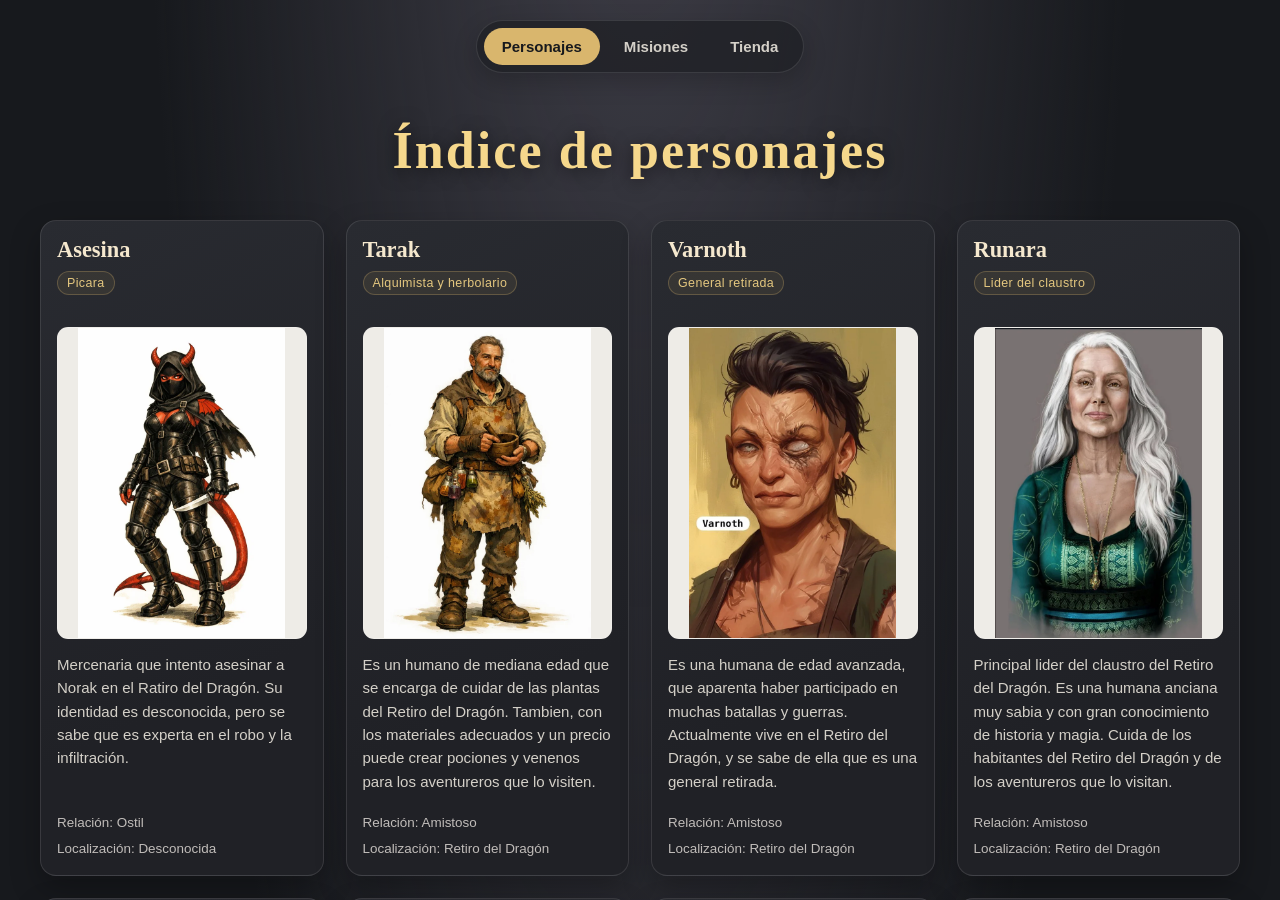
<file: index.html>
<!DOCTYPE html>
<html lang="es">

<head>
    <meta charset="UTF-8">
    <meta name="viewport" content="width=device-width, initial-scale=1">
    <meta http-equiv="refresh" content="0; url=profiles.html">
    <title>Personajes</title>
</head>

<body>
    <p>La página de personajes se ha movido. <a href="profiles.html">Abrir personajes</a></p>
</body>

</html>
</file>
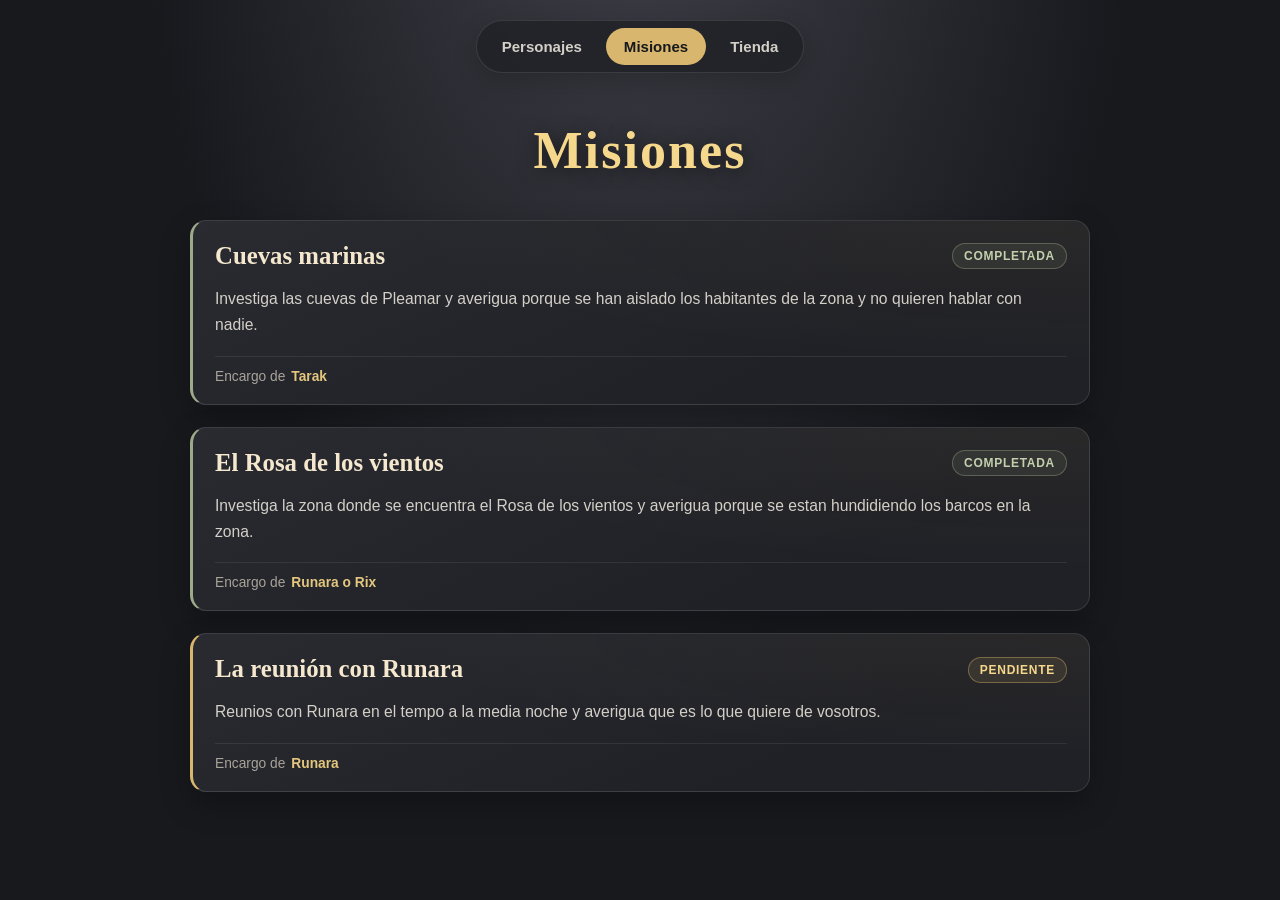
<file: misions.html>
<!DOCTYPE html>
<html lang="es">

<head>
    <meta charset="UTF-8">
    <meta name="viewport" content="width=device-width, initial-scale=1">
    <title>Misiones</title>
    <link rel="stylesheet" href="styles.css">
</head>

<body>
    <header class="site-header">
        <nav class="site-nav" aria-label="Navegación principal">
            <a href="profiles.html">Personajes</a>
            <a href="#missions" aria-current="page">Misiones</a>
            <a href="shop.html">Tienda</a>
        </nav>
    </header>

    <h1>Misiones</h1>
    <!-- El estado de carga y las misiones visibles se actualizan desde JavaScript. -->
    <p id="message" role="status" aria-live="polite">Cargando misiones...</p>
    <main class="index mission-list" id="missions"></main>

    <!-- Lee data/misions.json y muestra las misiones marcadas como visibles. -->
    <script>
        const container = document.getElementById('missions');
        const message = document.getElementById('message');

        function createMissionCard(mission) {
            const card = document.createElement('article');
            card.className = `card mission-card ${mission.completed ? 'is-completed' : 'is-pending'}`;

            const header = document.createElement('header');
            header.className = 'mission-header';

            const title = document.createElement('h2');
            title.className = 'mission-title';
            title.textContent = mission.name;

            const status = document.createElement('span');
            status.className = `mission-status ${mission.completed ? 'is-completed' : 'is-pending'}`;
            status.textContent = mission.completed ? 'Completada' : 'Pendiente';
            header.append(title, status);

            const description = document.createElement('p');
            description.className = 'mission-description';
            description.textContent = mission.description;

            const footer = document.createElement('footer');
            footer.className = 'mission-footer';

            const providerLabel = document.createElement('span');
            providerLabel.className = 'mission-provider-label';
            providerLabel.textContent = 'Encargo de';

            const provider = document.createElement('span');
            provider.className = 'mission-provider';
            provider.textContent = mission.provided;
            footer.append(providerLabel, provider);

            card.append(header, description, footer);
            return card;
        }

        async function loadMissions() {
            try {
                const response = await fetch('data/misions.json');
                if (!response.ok) {
                    throw new Error(`Error HTTP ${response.status}`);
                }

                const data = await response.json();
                if (!Array.isArray(data.missions)) {
                    throw new Error('El archivo data/misions.json no contiene una lista de misiones válida.');
                }
                if (data.missions.some(mission => typeof mission.provided !== 'string' || !mission.provided.trim())) {
                    throw new Error('Cada misión debe incluir quién la encarga en el campo "provided".');
                }

                const visibleMissions = data.missions.filter(mission => mission.visible === true);
                container.replaceChildren(...visibleMissions.map(createMissionCard));
                message.textContent = visibleMissions.length
                    ? ''
                    : data.missions.length
                        ? 'No hay misiones visibles.'
                        : 'No hay misiones registradas.';
            } catch (error) {
                message.textContent = `No se pudieron cargar las misiones: ${error.message}`;
            }
        }

        loadMissions();
    </script>
</body>

</html>
</file>
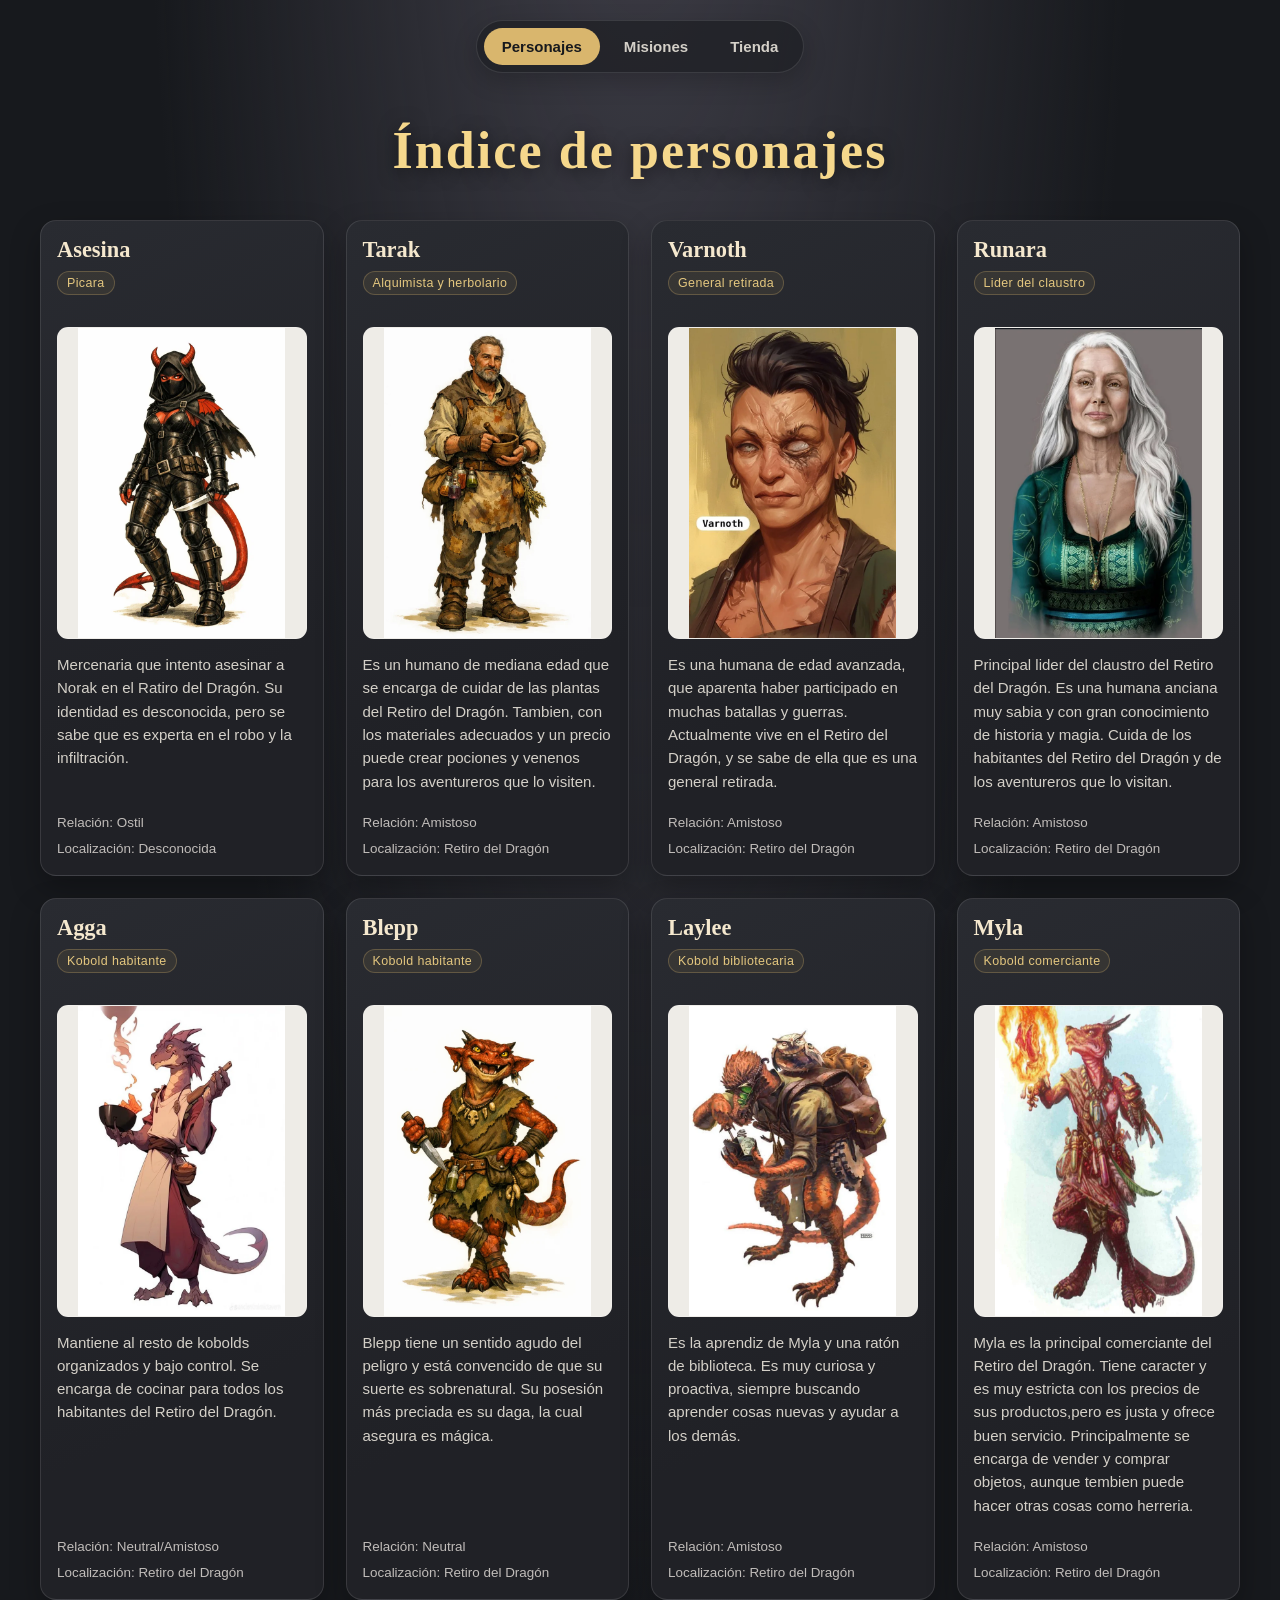
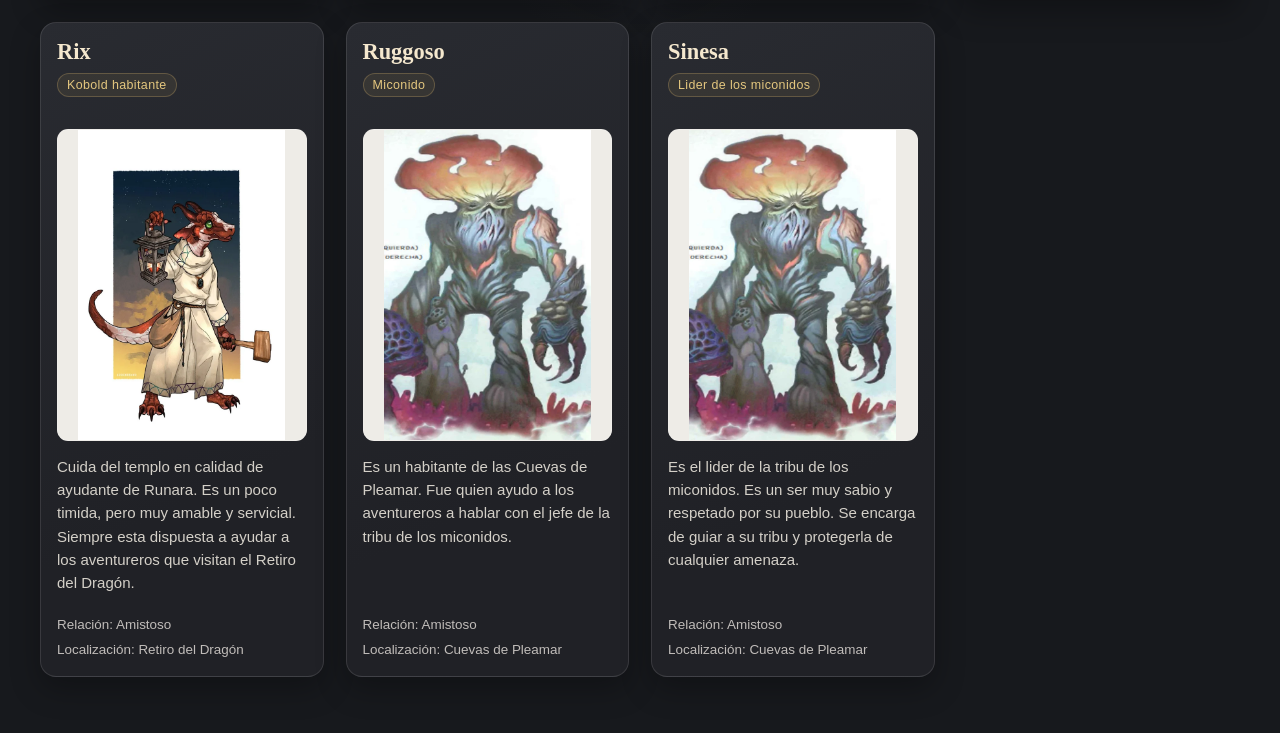
<file: profiles.html>
<!DOCTYPE html>
<html lang="es">

<head>
    <meta charset="UTF-8">
    <meta name="viewport" content="width=device-width, initial-scale=1">
    <title>Índice de personajes</title>
    <link rel="stylesheet" href="styles.css">
</head>

<body>
    <header class="site-header">
        <nav class="site-nav" aria-label="Navegación principal">
            <a href="#profiles" aria-current="page">Personajes</a>
            <a href="misions.html">Misiones</a>
            <a href="shop.html">Tienda</a>
        </nav>
    </header>

    <h1>Índice de personajes</h1>
    <!-- El estado de carga y las tarjetas se actualizan desde JavaScript. -->
    <p id="message" role="status" aria-live="polite">Cargando personajes...</p>
    <main class="index" id="profiles"></main>

    <!-- Lee profiles.json y genera una tarjeta por cada personaje visible. -->
    <script>
        const container = document.getElementById('profiles');
        const message = document.getElementById('message');

        function createTextElement(className, text) {
            const element = document.createElement('div');
            element.className = className;
            element.textContent = text;
            return element;
        }

        function createCard(profile) {
            const card = document.createElement('article');
            card.className = 'card';

            const header = document.createElement('header');
            header.className = 'card-header';
            header.append(
                createTextElement('name', profile.name),
                createTextElement('role', profile.role)
            );

            const body = document.createElement('div');
            body.className = 'card-body';

            const imageContainer = document.createElement('div');
            imageContainer.className = 'image';
            const image = document.createElement('img');
            image.src = profile.image;
            image.alt = profile.name;
            imageContainer.append(image);
            body.append(imageContainer, createTextElement('description', profile.description));

            const footer = document.createElement('footer');
            footer.className = 'card-footer';
            footer.append(
                createTextElement('relation', `Relación: ${profile.relation}`),
                createTextElement('location', `Localización: ${profile.location}`)
            );

            card.append(header, body, footer);
            return card;
        }

        async function loadProfiles() {
            try {
                const response = await fetch('data/profiles.json');
                if (!response.ok) {
                    throw new Error(`Error HTTP ${response.status}`);
                }

                const data = await response.json();
                if (!Array.isArray(data.profiles)) {
                    throw new Error('El archivo data/profiles.json no contiene una lista de perfiles válida.');
                }

                const visibleProfiles = data.profiles.filter(profile => profile.visible === true);
                container.replaceChildren(...visibleProfiles.map(createCard));
                message.textContent = visibleProfiles.length
                    ? ''
                    : data.profiles.length
                        ? 'No hay personajes visibles.'
                        : 'No hay personajes registrados.';
            } catch (error) {
                message.textContent = `No se pudieron cargar los personajes: ${error.message}`;
            }
        }

        loadProfiles();
    </script>
</body>

</html>
</file>
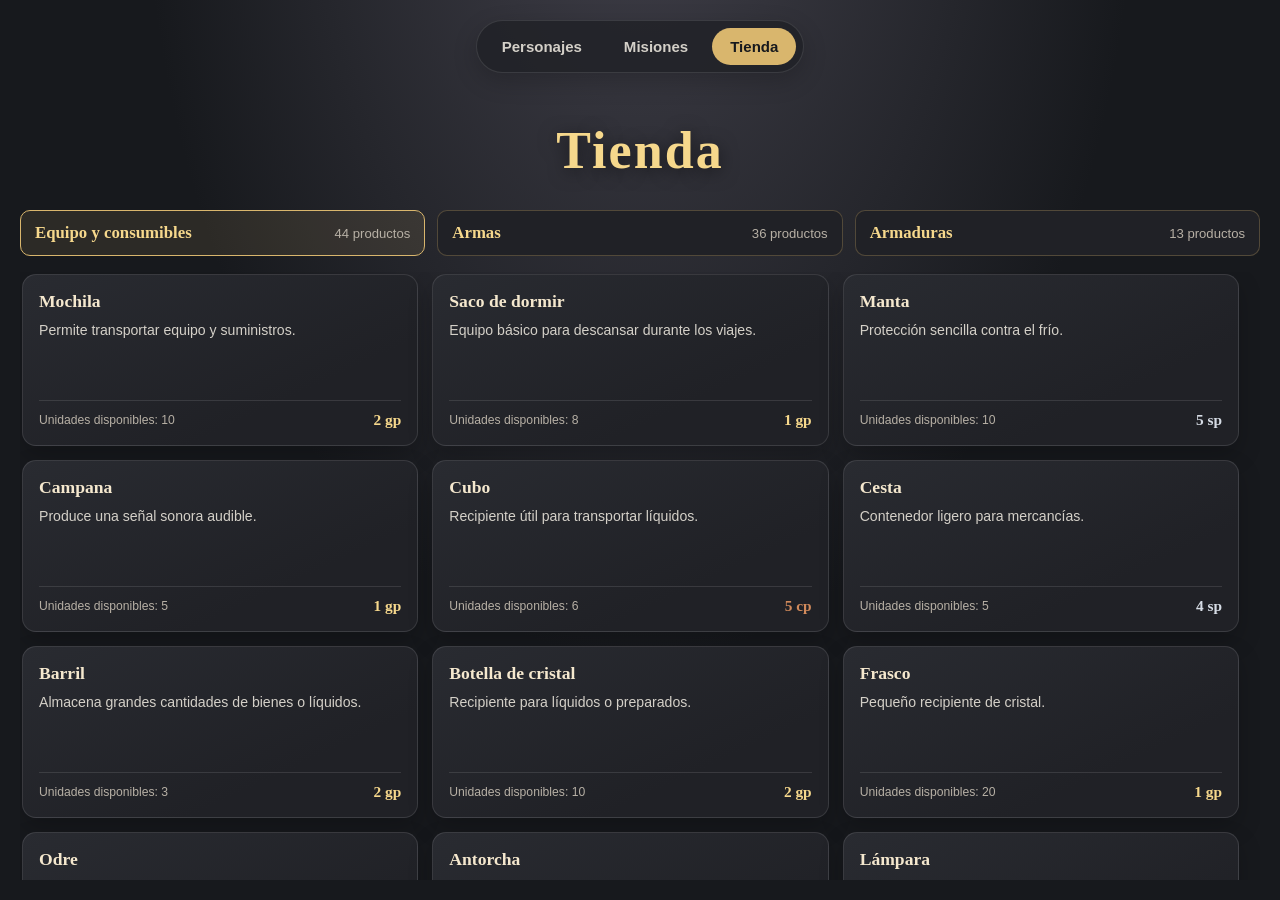
<file: shop.html>
<!DOCTYPE html>
<html lang="es">

<head>
    <meta charset="UTF-8">
    <meta name="viewport" content="width=device-width, initial-scale=1">
    <title>Tienda</title>
    <link rel="stylesheet" href="styles.css">
</head>

<body class="shop-page">
    <header class="site-header">
        <nav class="site-nav" aria-label="Navegación principal">
            <a href="profiles.html">Personajes</a>
            <a href="misions.html">Misiones</a>
            <a href="#shop" aria-current="page">Tienda</a>
        </nav>
    </header>

    <h1>Tienda</h1>

    <main class="shop-layout" id="shop">
        <section class="shop-inventory" aria-label="Productos en venta">
            <p id="message" role="status" aria-live="polite">Cargando productos...</p>
            <div class="category-nav" id="categories" role="group" aria-label="Categorías de productos"></div>
            <div class="product-list" id="products"></div>
        </section>
    </main>

    <!-- Lee data/products.json y genera una tarjeta por producto. -->
    <script>
        const container = document.getElementById('products');
        const categoryNav = document.getElementById('categories');
        const message = document.getElementById('message');
        const currencyClasses = {
            oro: 'coin-gold',
            plata: 'coin-silver',
            bronce: 'coin-bronze',
            gp: 'coin-gold',
            sp: 'coin-silver',
            cp: 'coin-copper'
        };

        function createProductCard(product) {
            const currencyClass = currencyClasses[product.currency];
            if (!currencyClass) {
                throw new Error(`Tipo de moneda no válido: ${product.currency}`);
            }

            const card = document.createElement('article');
            card.className = 'product-card';

            const details = document.createElement('div');
            details.className = 'product-details';

            const name = document.createElement('h3');
            name.className = 'product-name';
            name.textContent = product.name;

            const description = document.createElement('p');
            description.className = 'product-description';
            description.textContent = product.description;

            const meta = document.createElement('div');
            meta.className = 'product-meta';

            const units = document.createElement('p');
            units.className = 'product-stock';
            units.textContent = `Unidades disponibles: ${product.units}`;
            details.append(name, description);

            const price = document.createElement('p');
            price.className = `product-price ${currencyClass}`;
            price.textContent = `${product.price} ${product.currency}`;
            price.setAttribute('aria-label', `Precio: ${product.price} ${product.currency}`);

            meta.append(units, price);
            card.append(details, meta);
            return card;
        }

        function createCategoryButton(name, productCount, index, selectCategory) {
            const button = document.createElement('button');
            button.className = 'category-button';
            button.type = 'button';
            button.setAttribute('aria-pressed', String(index === 0));
            button.setAttribute('aria-controls', 'products');
            button.addEventListener('click', () => selectCategory(index));

            const count = document.createElement('span');
            count.className = 'category-count';
            count.textContent = `${productCount} productos`;

            const nameLabel = document.createElement('span');
            nameLabel.className = 'category-name';
            nameLabel.textContent = name;

            button.append(nameLabel, count);
            return button;
        }

        async function loadProducts() {
            try {
                const response = await fetch('data/products.json');
                if (!response.ok) {
                    throw new Error(`Error HTTP ${response.status}`);
                }

                const data = await response.json();
                if (!Array.isArray(data.products)) {
                    throw new Error('El archivo data/products.json no contiene una lista de productos válida.');
                }

                const categories = data.products.map(category => {
                    const entries = Object.entries(category);
                    if (entries.length !== 1 || !Array.isArray(entries[0][1])) {
                        throw new Error('Cada categoría debe contener una lista de productos.');
                    }

                    return {
                        name: entries[0][0],
                        products: entries[0][1].map(createProductCard)
                    };
                });

                const selectCategory = selectedIndex => {
                    categoryNav.querySelectorAll('.category-button').forEach((button, index) => {
                        button.setAttribute('aria-pressed', String(index === selectedIndex));
                    });
                    container.replaceChildren(...categories[selectedIndex].products);
                    container.scrollTop = 0;
                };

                categoryNav.replaceChildren(...categories.map((category, index) =>
                    createCategoryButton(category.name, category.products.length, index, selectCategory)
                ));
                if (categories.length) {
                    selectCategory(0);
                }
                message.textContent = data.products.length ? '' : 'No hay productos disponibles.';
            } catch (error) {
                message.textContent = `No se pudieron cargar los productos: ${error.message}`;
            }
        }

        loadProducts();
    </script>
</body>

</html>
</file>
<file: styles.css>
/* Base y fondo de la página */
:root {
    color-scheme: dark;
    font-family: "Segoe UI", Arial, sans-serif;
    color: #f3ead8;
    background: #17191d;
}

* {
    box-sizing: border-box;
}

body {
    min-height: 100vh;
    margin: 0;
    background:
        radial-gradient(ellipse at 50% -20%, #41404a 0, transparent 55%),
        #17191d;
}

/* Navegación principal */
.site-header {
    width: min(1200px, calc(100% - 40px));
    margin: 0 auto;
    padding-top: 20px;
}

.site-nav {
    display: flex;
    justify-content: center;
    gap: 6px;
    width: fit-content;
    margin: 0 auto;
    padding: 7px;
    border: 1px solid #ffffff1c;
    border-radius: 999px;
    background: #202126cc;
    box-shadow: 0 8px 24px #0003;
}

.site-nav a {
    padding: 10px 18px;
    border-radius: 999px;
    color: #d4d0c8;
    font-size: 0.94rem;
    font-weight: 600;
    text-decoration: none;
    transition: background-color 180ms ease, color 180ms ease;
}

.site-nav a:hover,
.site-nav a:focus-visible {
    background: #d9b66d16;
    color: #f6d88c;
}

.site-nav a:focus-visible {
    outline: 2px solid #d9b66d;
    outline-offset: 2px;
}

.site-nav a[aria-current="page"] {
    background: #d9b66d;
    color: #17191d;
}

/* Título y mensajes de estado */
h1 {
    margin: 0;
    padding: 48px 20px 12px;
    color: #f6d88c;
    font-family: Georgia, "Times New Roman", serif;
    font-size: clamp(2rem, 5vw, 3.25rem);
    font-weight: 600;
    letter-spacing: 0.04em;
    text-align: center;
    text-shadow: 0 3px 18px #0008;
}

#message {
    min-height: 1.5em;
    margin: 0;
    padding: 8px 20px;
    color: #d3c7b1;
    text-align: center;
}

#message:empty {
    display: none;
}

/* Rejilla y apariencia de las tarjetas */
.index {
    display: grid;
    grid-template-columns: repeat(auto-fit, minmax(min(100%, 270px), 1fr));
    gap: 22px;
    width: min(1200px, calc(100% - 40px));
    margin: 28px auto 56px;
}

.card {
    display: flex;
    flex-direction: column;
    min-width: 0;
    padding: 16px;
    overflow: hidden;
    border: 1px solid #ffffff1c;
    border-radius: 16px;
    background: linear-gradient(155deg, #292b31, #202126 70%);
    box-shadow: 0 12px 30px #0004;
    transition: border-color 180ms ease, transform 180ms ease, box-shadow 180ms ease;
}

.card:hover {
    transform: translateY(-4px);
    border-color: #d9b66d99;
    box-shadow: 0 18px 38px #0007;
}

/* Nombre, rol e información del personaje */
.card-header {
    display: flex;
    flex-direction: column;
    align-items: flex-start;
    gap: 8px;
    min-height: 76px;
}

.name {
    font-weight: bold;
    color: #f5e8ce;
    font-family: Georgia, "Times New Roman", serif;
    font-size: 1.4rem;
}

.role {
    padding: 4px 9px;
    border: 1px solid #d9b66d45;
    border-radius: 999px;
    background: #d9b66d16;
    color: #e4c77f;
    font-size: 0.78rem;
    letter-spacing: 0.03em;
}

.card-body {
    margin-top: 14px;
}

.image {
    overflow: hidden;
    border: 1px solid #ffffff1c;
    border-radius: 11px;
    background: #eeece7;
}

.image img {
    display: block;
    width: 100%;
    height: 310px;
    object-fit: contain;
    transition: transform 220ms ease;
}

.card:hover .image img {
    transform: scale(1.025);
}

.description {
    margin-top: 14px;
    color: #d4d0c8;
    font-size: 0.94rem;
    line-height: 1.55;
}

.relation,
.location {
    margin-top: 7px;
    color: #c1bdba;
    line-height: 1.4;
}

.card-footer {
    margin-top: auto;
    padding-top: 14px;
    color: #b7b0a5;
    font-size: 0.84rem;
}

/* Tarjetas de misiones y sus estados */
.mission-header {
    display: grid;
    grid-template-columns: minmax(0, 1fr) auto;
    align-items: flex-start;
    gap: 12px;
    min-height: 0;
}

.mission-header .name {
    margin: 0;
}

.mission-status {
    flex: 0 0 auto;
    padding: 4px 9px;
    border: 1px solid #d9b66d45;
    border-radius: 999px;
    font-size: 0.78rem;
    letter-spacing: 0.03em;
}

.mission-status.is-completed {
    background: #d9b66d24;
    color: #f6d88c;
}

.mission-status.is-pending {
    background: #ffffff0a;
    color: #d4d0c8;
}

.mission-card .description {
    margin: 14px 0 0;
}

.mission-list {
    grid-template-columns: minmax(0, 1fr);
    max-width: 900px;
}

.mission-card {
    position: relative;
    gap: 0;
    padding: 20px 22px;
    border-left: 3px solid #d9b66d;
    background:
        radial-gradient(ellipse at 100% 0, #d9b66d0c, transparent 55%),
        linear-gradient(155deg, #292b31, #202126 70%);
}

.mission-card.is-completed {
    border-left-color: #9da98b;
}

.mission-header {
    align-items: center;
}

.mission-title {
    margin: 0;
    color: #f5e8ce;
    font-family: Georgia, "Times New Roman", serif;
    font-size: clamp(1.2rem, 3vw, 1.55rem);
    line-height: 1.25;
}

.mission-status {
    padding: 5px 11px;
    border-radius: 999px;
    font-size: 0.75rem;
    font-weight: 700;
    letter-spacing: 0.06em;
    text-transform: uppercase;
    white-space: nowrap;
}

.mission-status.is-completed {
    border-color: #9da98b66;
    background: #9da98b1c;
    color: #c4d0ad;
}

.mission-status.is-pending {
    border-color: #d9b66d66;
    background: #d9b66d1c;
    color: #f6d88c;
}

.mission-description {
    margin: 14px 0 0;
    color: #d4d0c8;
    font-size: 0.98rem;
    line-height: 1.65;
}

.mission-footer {
    display: flex;
    align-items: baseline;
    flex-wrap: wrap;
    gap: 6px;
    margin-top: 18px;
    padding-top: 12px;
    border-top: 1px solid #ffffff14;
    font-size: 0.86rem;
}

.mission-provider-label {
    color: #a9a39a;
}

.mission-provider {
    color: #e4c77f;
    font-weight: 600;
}

/* La tienda mantiene el encabezado fijo y desplaza solo el inventario */
.shop-page {
    display: flex;
    flex-direction: column;
    height: 100vh;
    overflow: hidden;
}

.shop-layout {
    display: flex;
    flex-direction: column;
    width: min(1280px, calc(100% - 40px));
    flex: 1 1 auto;
    min-height: 0;
    margin: 18px auto 20px;
}

.shop-inventory {
    display: flex;
    flex-direction: column;
    min-width: 0;
    min-height: 0;
    overflow: hidden;
}

.shop-inventory #message {
    flex: 0 0 auto;
    padding: 8px 0 14px;
    text-align: left;
}

.category-nav {
    display: grid;
    grid-template-columns: repeat(auto-fit, minmax(min(100%, 240px), 1fr));
    gap: 12px;
    flex: 0 0 auto;
    margin-bottom: 16px;
}

.category-button {
    display: flex;
    align-items: center;
    gap: 12px;
    min-width: 0;
    padding: 12px 14px;
    border: 1px solid #d9b66d45;
    border-radius: 10px;
    background: #202126;
    color: #f6d88c;
    cursor: pointer;
    text-align: left;
    transition: background-color 180ms ease, border-color 180ms ease;
}

.category-button:hover,
.category-button:focus-visible {
    border-color: #d9b66d99;
}

.category-button:focus-visible {
    outline: 2px solid #d9b66d;
    outline-offset: 3px;
}

.category-button[aria-pressed="true"] {
    border-color: #d9b66d;
    background: #d9b66d1c;
}

.category-name {
    font-family: Georgia, "Times New Roman", serif;
    font-size: 1.05rem;
    font-weight: 700;
}

.category-count {
    margin-left: auto;
    color: #b7b0a5;
    font-size: 0.82rem;
    white-space: nowrap;
}

/* Inventario en columnas con precio destacado por moneda */
.product-list {
    display: grid;
    grid-template-columns: repeat(3, minmax(0, 1fr));
    align-content: start;
    gap: 14px;
    width: 100%;
    flex: 1 1 auto;
    min-height: 0;
    overflow-y: auto;
    overscroll-behavior: contain;
    scrollbar-gutter: stable;
    padding: 2px 6px 12px 2px;
}

.product-card {
    display: flex;
    flex-direction: column;
    gap: 14px;
    min-width: 0;
    min-height: 172px;
    padding: 16px;
    border: 1px solid #ffffff1c;
    border-radius: 14px;
    background: linear-gradient(155deg, #292b31, #202126 70%);
    box-shadow: 0 10px 24px #0003;
    transition: border-color 180ms ease, transform 180ms ease, box-shadow 180ms ease;
}

.product-card:hover {
    transform: translateY(-2px);
    border-color: #d9b66d99;
    box-shadow: 0 14px 28px #0005;
}

.product-details {
    min-width: 0;
}

.product-name {
    margin: 0;
    color: #f5e8ce;
    font-family: Georgia, "Times New Roman", serif;
    font-size: 1.1rem;
}

.product-description {
    margin: 8px 0 0;
    color: #d4d0c8;
    font-size: 0.88rem;
    line-height: 1.5;
}

.product-meta {
    display: flex;
    align-items: center;
    justify-content: space-between;
    gap: 8px;
    margin-top: auto;
    padding-top: 10px;
    border-top: 1px solid #ffffff1c;
}

.product-stock {
    margin: 0;
    color: #b7b0a5;
    font-size: 0.76rem;
}

.product-price {
    margin: 0;
    font-family: Georgia, "Times New Roman", serif;
    font-size: 0.96rem;
    font-weight: 700;
    text-align: right;
    white-space: nowrap;
}

.coin-gold {
    color: #f6d88c;
}

.coin-silver {
    color: #d6dce5;
}

.coin-bronze {
    color: #d99a68;
}

.coin-copper {
    color: #d18a5b;
}

@media (max-width: 900px) {
    .product-list {
        grid-template-columns: repeat(2, minmax(0, 1fr));
    }
}

/* Ajustes para pantallas pequeñas */
@media (max-width: 520px) {
    .site-header {
        width: calc(100% - 28px);
        padding-top: 14px;
    }

    .site-nav {
        width: 100%;
        justify-content: space-between;
        gap: 0;
    }

    .site-nav a {
        padding: 10px 12px;
        font-size: 0.88rem;
    }

    h1 {
        padding-top: 32px;
    }

    .index {
        width: calc(100% - 28px);
        gap: 16px;
        margin-top: 18px;
    }

    .card {
        padding: 14px;
    }

    .image img {
        height: 280px;
    }

    .shop-layout {
        width: calc(100% - 28px);
        margin: 8px auto 12px;
    }

    .shop-inventory #message {
        padding: 4px 0 8px;
    }

    .category-nav {
        grid-template-columns: 1fr;
        gap: 10px;
        margin-bottom: 12px;
    }

    .product-list {
        grid-template-columns: 1fr;
        gap: 10px;
        padding-right: 4px;
    }

    .product-card {
        min-height: 140px;
        padding: 14px;
    }

    .product-name {
        font-size: 1.05rem;
    }

    .product-price {
        font-size: 0.92rem;
    }
}

/* Respeta la preferencia del usuario de reducir el movimiento */
@media (prefers-reduced-motion: reduce) {
    *,
    *::before,
    *::after {
        scroll-behavior: auto !important;
        transition-duration: 0.01ms !important;
    }
}
</file>
